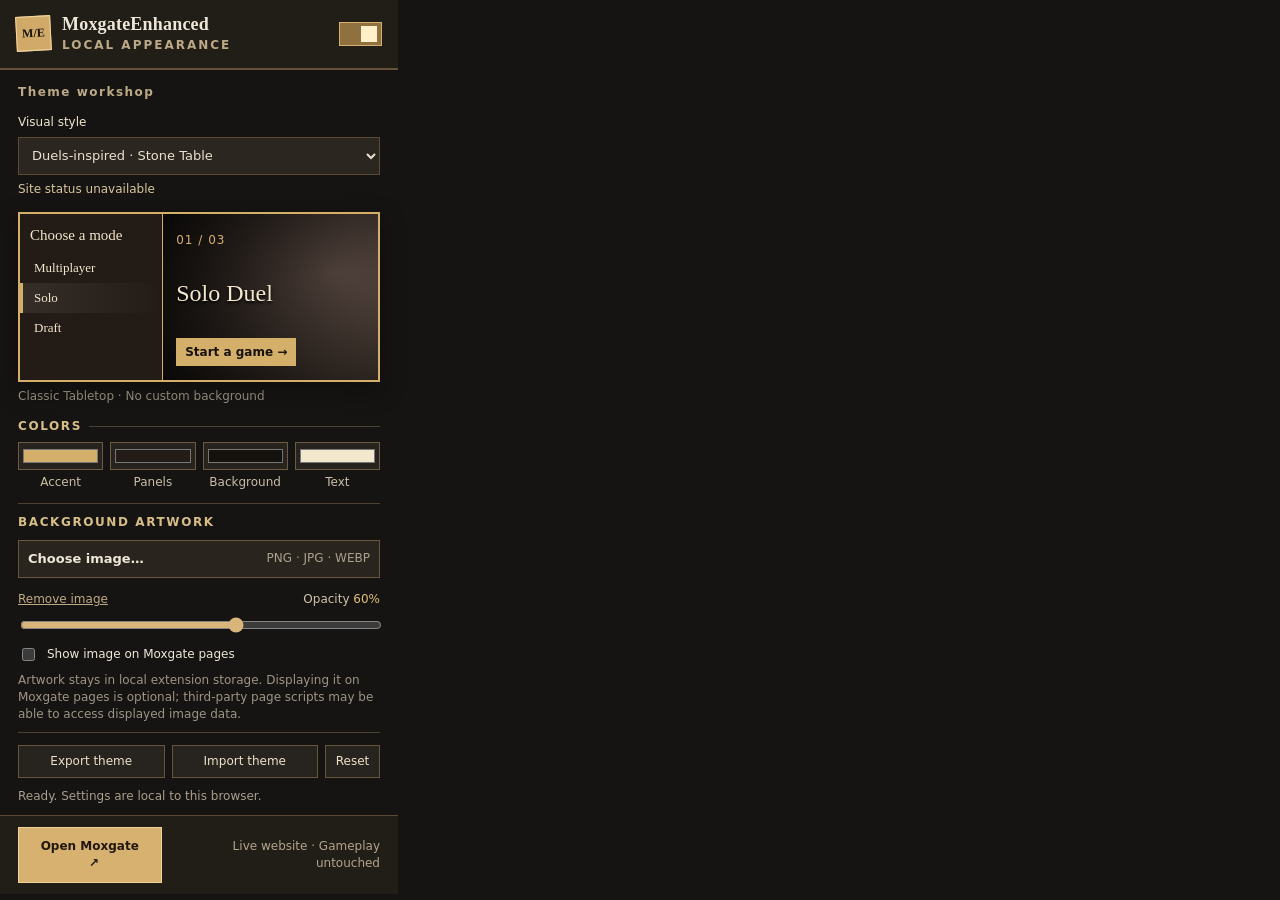
<file: popup.html>
<!doctype html>
<html lang="en">
<head>
<meta charset="utf-8">
<meta name="viewport" content="width=device-width, initial-scale=1">
<title>MoxgateEnhanced — Appearance</title>
<link rel="stylesheet" href="./popup.css">
<script src="./app.js" defer></script>
</head>
<body>
<header class="top">
  <div class="identity">
    <span class="sigil" aria-hidden="true">M/E</span>
    <div><strong>MoxgateEnhanced</strong><span class="subtitle">LOCAL APPEARANCE</span></div>
  </div>
  <label class="toggle" title="Enable enhanced appearance">
    <span class="sr-only">Apply enhanced appearance</span>
    <input id="apply-on-site" type="checkbox" checked>
    <span class="track" aria-hidden="true"></span>
  </label>
</header>
<main>
  <div class="introline"><span>Theme workshop</span></div>
  <div class="field">
    <label for="preset">Visual style</label>
    <select id="preset">
      <option value="classic">Duels-inspired · Stone Table</option>
      <option value="molten">Duels-inspired · Molten Plane</option>
      <option value="aether">Duels-inspired · Aether</option>
      <option value="night">Duels-inspired · Night</option>
      <option value="custom">Custom palette</option>
    </select>
  </div>
  <p id="site-diagnostic" role="status" aria-live="polite">Checking current page…</p>
  <div class="site-preview" aria-label="Appearance preview" id="battlefield-preview">
    <div class="mini-mode-nav">
      <strong>Choose a mode</strong>
      <span>Multiplayer</span>
      <span class="mini-selected">Solo</span>
      <span>Draft</span>
    </div>
    <div class="mini-mode-scene">
      <small>01 / 03</small>
      <strong>Solo Duel</strong>
      <span>Start a game →</span>
    </div>
  </div>
  <p class="caption"><span id="theme-name">Classic Tabletop</span> · <span id="preview-image-status">No custom background</span></p>
  <fieldset class="palette">
    <legend>COLORS</legend>
    <div class="color-grid">
      <label for="accent"><input id="accent" type="color" value="#d4af69">Accent</label>
      <label for="surface"><input id="surface" type="color" value="#231b15">Panels</label>
      <label for="backdrop"><input id="backdrop" type="color" value="#15120e">Background</label>
      <label for="text-color"><input id="text-color" type="color" value="#f3e7ce">Text</label>
    </div>
  </fieldset>
  <section class="artwork">
    <h2>BACKGROUND ARTWORK</h2>
    <label class="upload" for="image-upload">Choose image… <span>PNG · JPG · WEBP</span></label>
    <input id="image-upload" type="file" accept="image/png,image/jpeg,image/webp">
    <div class="art-row"><button type="button" class="minor" id="remove-image">Remove image</button>
      <label for="image-opacity">Opacity <output id="opacity-value" for="image-opacity">60%</output></label>
    </div>
    <input type="range" id="image-opacity" min="0" max="100" step="5" value="60">
    <label class="check" for="image-on-site"><input type="checkbox" id="image-on-site"> Show image on Moxgate pages</label>
    <p class="footnote">Artwork stays in local extension storage. Displaying it on Moxgate pages is optional; third-party page scripts may be able to access displayed image data.</p>
  </section>
  <div class="tools">
    <button id="export-theme" type="button">Export theme</button>
    <label class="file-button" for="import-theme">Import theme</label>
    <input id="import-theme" type="file" accept=".json,application/json" hidden>
    <button id="reset-theme" type="button">Reset</button>
  </div>
  <p class="status" id="status" role="status" aria-live="polite">Loading settings…</p>
</main>
<footer>
  <button class="launch" id="open-moxgate" type="button">Open Moxgate <span aria-hidden="true">↗</span></button>
  <span>Live website · Gameplay untouched</span>
</footer>
</body>
</html>
</file>
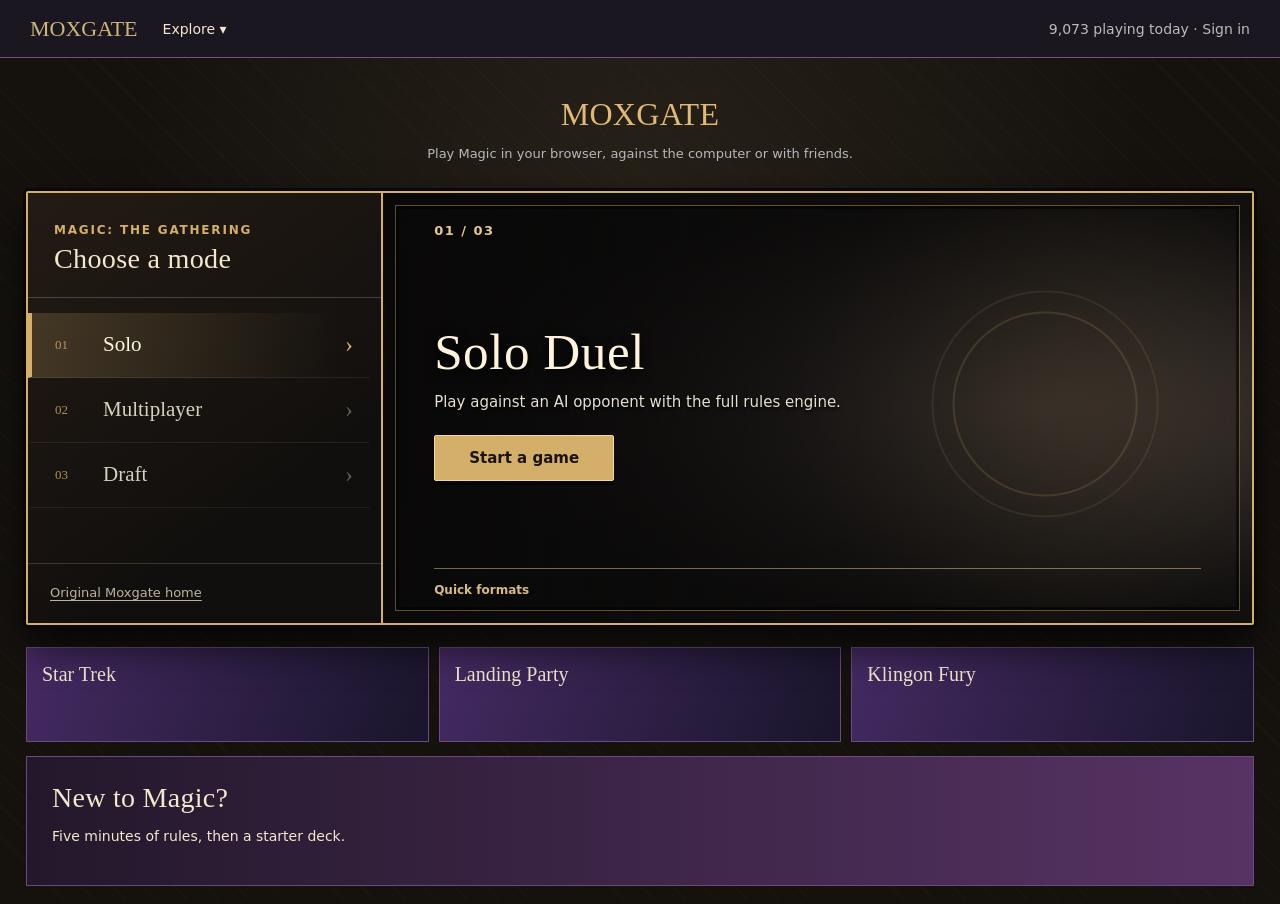
<file: tests/fixtures/home.html>
<!doctype html>
<html lang="en">
<head>
<meta charset="utf-8"><meta name="viewport" content="width=device-width,initial-scale=1">
<title>MoxgateEnhanced visual regression fixture</title>
<link rel="stylesheet" href="../../content.css">
<link rel="stylesheet" href="../../home-portal.css">
<style>
*{box-sizing:border-box}
body{margin:0;background:#100e16;color:#eee5d8;font:14px system-ui,sans-serif}
header{height:58px;background:#1a1721;border-bottom:1px solid #794c90;padding:0 30px;display:flex;align-items:center;gap:25px}
header strong{font:22px Georgia,serif;color:#cdb576}
header span:last-child{margin-left:auto;color:#bbb}
main{padding:18px 26px}
.brand{height:115px;text-align:center;padding:20px}
.brand h1{font:32px Georgia,serif;color:#e0b975;margin:0 0 8px}
.brand p{color:#bab5bc;font-size:13px}
.original-hero{display:grid;grid-template-columns:28% 44% 28%;height:258px;margin-bottom:20px}
.original-hero article{border:1px solid #7b5292;background:radial-gradient(circle at 60% 30%,#584160,#13101f 75%);display:grid;place-items:center}
.original-hero article div{text-align:center}
.original-hero h2{font:25px Georgia,serif}
.original-hero button{background:#6221aa;color:white;padding:9px 17px;border:1px solid #a26add;border-radius:7px}
.trailers{display:grid;grid-template-columns:repeat(3,1fr);gap:10px}
.trailers div{height:95px;background:linear-gradient(110deg,#442a62,#19152b);border:1px solid #6c4981;padding:15px}
.trailers strong{font:20px Georgia,serif}
.more{height:130px;background:linear-gradient(90deg,#23182b,#573364);border:1px solid #6c4981;margin-top:14px;padding:25px}
.more h2{font:28px Georgia,serif;margin:0}
</style>
</head>
<body>
<header><strong>MOXGATE</strong><span>Explore ▾</span><span>9,073 playing today · Sign in</span></header>
<main>
<section class="brand"><h1>MOXGATE</h1><p>Play Magic in your browser, against the computer or with friends.</p></section>
<section class="original-hero">
<article><div><h2>Play</h2><p>With a friend, or at an open table.</p><button>Play →</button></div></article>
<article><div><h2>Solo</h2><p>Full rules enforcement, against an AI opponent.</p><button>Start a game →</button></div></article>
<article><div><h2>Draft</h2><p>Three packs, then build.</p><button>Start drafting →</button></div></article>
</section>
<section class="trailers"><div><strong>Star Trek</strong></div><div><strong>Landing Party</strong></div><div><strong>Klingon Fury</strong></div></section>
<section class="more"><h2>New to Magic?</h2><p>Five minutes of rules, then a starter deck.</p></section>
</main>
<script src="../../home-portal.js"></script>
<script>
document.documentElement.setAttribute("data-mge-ui","on");
document.documentElement.setAttribute("data-mge-page","home");
const cards=document.querySelectorAll(".original-hero article");
const panels={play:cards[0],solo:cards[1],draft:cards[2]};
const actions={play:cards[0].querySelector("button"),solo:cards[1].querySelector("button"),draft:cards[2].querySelector("button")};
window.MGEHomePortal.mount(panels,actions);
document.documentElement.dataset.visualReady=String(window.MGEHomePortal.status.active && getComputedStyle(document.querySelector(".original-hero")).display==="none" && getComputedStyle(document.querySelector("#mge-home-portal")).display==="grid");
</script>
</body>
</html>
</file>
<file: popup.css>
:root{color-scheme:dark;--accent:#d4af69;--surface:#231b15;--backdrop:#15120e;--ink:#f3e7ce;--custom-image:none;--image-opacity:.6}
*{box-sizing:border-box}
html{width:398px;min-width:398px;height:auto}
body{width:398px;max-height:590px;overflow-y:auto;margin:0;background:#151412;color:#eee7da;font:13px/1.4 system-ui,Arial,sans-serif}
button,input,select{font:inherit}button{cursor:pointer}
button:focus-visible,input:focus-visible,select:focus-visible,label:focus-within{outline:2px solid #f6d28d;outline-offset:2px}
.top{background:#211e18;border-bottom:2px solid #645138;padding:14px 16px;display:flex;align-items:center;justify-content:space-between}
.identity{display:flex;align-items:center;gap:11px}
.sigil{width:35px;height:35px;display:grid;place-items:center;color:#17130d;font:700 12px Georgia,serif;background:#d1aa69;border:1px solid #f1d6a1;transform:rotate(-3deg)}
.identity strong{font:600 18px Georgia,serif;letter-spacing:.2px}
.subtitle{display:block;margin-top:2px;color:#bca987;font-size:12px;font-weight:800;letter-spacing:2px}
.toggle{position:relative;display:block;width:43px;height:24px;cursor:pointer}
.toggle input{position:absolute;inset:0;opacity:0;cursor:pointer}
.track{display:block;width:43px;height:24px;background:#514b42;border:1px solid #837462;transition:background .15s}
.track::after{content:"";display:block;background:#ddd1b9;width:16px;height:16px;margin:3px;transition:transform .15s}
.toggle input:checked+.track{background:#8e713e;border-color:#d5b06e}
.toggle input:checked+.track::after{transform:translateX(18px);background:#fff0c9}
main{padding:14px 18px 9px}
.introline{display:flex;justify-content:space-between;color:#bdaa87;letter-spacing:1.5px;font-size:12px;font-weight:700;margin-bottom:13px}
.field label{display:block;margin-bottom:6px;color:#f0e5d0;font-size:12px}
select{height:38px;width:100%;background:#2b2720;border:1px solid #5b4b34;color:#eae1d2;padding:0 9px;border-radius:0}
.site-preview{display:grid;grid-template-columns:40% 60%;height:170px;overflow:hidden;position:relative;isolation:isolate;background:var(--backdrop);color:var(--ink);border:2px solid var(--accent);margin-top:15px;box-shadow:0 8px 25px #0005}
.site-preview::before{content:"";position:absolute;inset:0;z-index:-1;background-image:var(--custom-image);background-size:cover;background-position:center;opacity:var(--image-opacity);pointer-events:none}
.site-preview::after{content:"";position:absolute;inset:0;z-index:-1;pointer-events:none;background:radial-gradient(ellipse at 50% 40%,transparent 25%,#0009 100%)}
.mini-nav{height:28px;display:flex;align-items:center;justify-content:space-between;background:var(--surface);border-bottom:1px solid var(--accent);padding:0 9px;font-size:12px;letter-spacing:1px}
.mini-brand{font:bold 12px Georgia,serif;color:var(--accent)}
.mini-tiles{display:grid;grid-template-columns:minmax(0,1fr) minmax(0,1fr);gap:7px;margin:10px 10px 0}
.mini-tile{min-width:0;min-height:70px;padding:8px;background:linear-gradient(135deg,var(--surface),#0008);border:1px solid var(--accent)}
.mini-tile small{font-size:12px;letter-spacing:1.6px;color:var(--accent)}
.mini-tile strong{font:18px Georgia,serif;display:block;margin-top:2px}
.mini-tile span{font-size:12px;overflow-wrap:break-word}
.preview-bottom{display:flex;justify-content:space-between;align-items:center;padding:5px 10px;font-size:12px}
.preview-bottom b{color:var(--accent);letter-spacing:1px}
.caption{font-size:12px;color:#9e9484;margin:6px 0 14px}
.palette{border:0;border-top:1px solid #4c4234;padding:9px 0 12px;margin:0}
.palette legend{font:700 12px system-ui;letter-spacing:1.6px;color:#d8bd87;padding:0 7px 0 0}
.color-grid{display:grid;grid-template-columns:repeat(4,1fr);gap:7px}
.color-grid label{display:flex;flex-direction:column;align-items:center;gap:4px;font-size:12px;color:#c9bda8}
input[type=color]{width:100%;height:28px;padding:2px;cursor:pointer;border:1px solid #6d5b41;background:#27231e}
.artwork{border-top:1px solid #4c4234;padding:10px 0}
.artwork h2{font-size:12px;letter-spacing:1.6px;color:#d8bd87;margin:0 0 9px}
.upload{display:flex;align-items:center;justify-content:space-between;border:1px solid #68563d;background:#29241d;padding:9px;cursor:pointer;font-weight:600}
.upload span{font-size:12px;color:#aaa08f;font-weight:400}
#image-upload{position:absolute;width:1px;height:1px;opacity:0;pointer-events:none}
.art-row{display:flex;justify-content:space-between;align-items:center;margin:9px 0 0}
.art-row label{font-size:12px;color:#cfc4ad}
.art-row output{color:#e0bf78}
.minor{border:0;background:none;padding:4px 0;color:#bfaa86;text-decoration:underline;font-size:12px}
input[type=range]{width:100%;accent-color:#d9b57a;margin-top:5px}
.check{display:flex;align-items:center;gap:9px;font-size:12px;cursor:pointer;margin-top:7px}
.check input{accent-color:#cdaa6d}
.footnote{margin:8px 0 0;color:#9e9486;font-size:12px}
.tools{display:flex;gap:7px;border-top:1px solid #4c4234;padding-top:12px;align-items:stretch}
.tools button,.file-button{border:1px solid #65553b;background:#27231e;color:#eee1c9;font-size:12px;min-height:33px;padding:7px;cursor:pointer;display:flex;align-items:center;justify-content:center;flex:1}
.tools button:hover,.file-button:hover{background:#3a3023}
.tools #reset-theme{flex:0 0 55px}
.status{min-height:18px;color:#aa9e8d;font-size:12px;margin:10px 0 0}
footer{position:sticky;bottom:0;display:flex;align-items:center;gap:12px;justify-content:space-between;padding:11px 18px;background:#211d17;border-top:1px solid #5b4933}
.launch{background:#d6b16f;border:1px solid #f1d399;color:#23180f;font-weight:800;font-size:12px;padding:10px 13px;min-width:136px}
.launch span{padding-left:8px}
footer>span{color:#b3a58c;font-size:12px;text-align:right}
.sr-only{position:absolute;width:1px;height:1px;padding:0;margin:-1px;overflow:hidden;clip:rect(0,0,0,0);white-space:nowrap;border:0}
@media(prefers-reduced-motion:reduce){*{transition:none!important}}

#site-diagnostic{display:block;margin:6px 0 0;color:#dac69d;font-size:12px;min-height:16px}

/* Miniature of the actual console-style home menu, not a generic card dashboard. */
.mini-mode-nav{min-width:0;padding:13px 0;background:var(--surface);border-right:1px solid var(--accent);display:flex;flex-direction:column}
.mini-mode-nav strong{font:normal 15px Georgia,serif;color:var(--ink);padding:0 10px 9px}
.mini-mode-nav span{font:13px Georgia,serif;color:var(--ink);padding:7px 11px;border-left:3px solid transparent}
.mini-mode-nav span.mini-selected{border-left-color:var(--accent);color:var(--ink);background:linear-gradient(90deg,#ffffff15,transparent)}
.mini-mode-scene{min-width:0;padding:18px 13px 14px;display:flex;flex-direction:column;justify-content:space-between;background:linear-gradient(115deg,#000b,transparent 100%),radial-gradient(ellipse at 80% 35%,#635149,var(--backdrop))}
.mini-mode-scene small{font-size:12px;color:var(--accent);letter-spacing:1px}
.mini-mode-scene strong{font:normal 24px Georgia,serif;color:var(--ink);text-shadow:0 2px 3px #000}
.mini-mode-scene span{display:inline-block;align-self:flex-start;padding:6px 9px;background:var(--accent);color:#17120d;font-weight:700;font-size:12px}
</file>
<file: content.css>
/* MoxgateEnhanced: extension-injected cosmetics; game routes are excluded by content.js. */
html[data-mge-ui="on"] {
  --mge-accent:#d4af69;--mge-surface:#231b15;--mge-backdrop:#15120e;--mge-text:#f3e7ce;
  --mge-darkwash:rgba(30,19,9,.55);
  color-scheme:dark;
}
html[data-mge-ui="on"][data-mge-preset="molten"]{--mge-darkwash:rgba(57,18,8,.58)}
html[data-mge-ui="on"][data-mge-preset="aether"]{--mge-darkwash:rgba(8,27,44,.62)}
html[data-mge-ui="on"][data-mge-preset="night"]{--mge-darkwash:rgba(14,9,34,.64)}
html[data-mge-ui="on"] body{background-color:var(--mge-backdrop)!important;color:var(--mge-text)}
html[data-mge-ui="on"] :is(h1,h2,h3,h4)[data-mge-heading],
html[data-mge-ui="on"] main :is(h1,h2,h3,h4){
  font-family:Georgia,"Times New Roman",serif!important;letter-spacing:.01em!important
}
html[data-mge-ui="on"] [class*="border-purple"],
html[data-mge-ui="on"] [class*="border-violet"]{border-color:var(--mge-accent)!important}
html[data-mge-ui="on"] :is(a,button)[class*="bg-purple"],
html[data-mge-ui="on"] :is(a,button)[class*="bg-violet"]{
 background:var(--mge-accent)!important;border-color:var(--mge-accent)!important;
 color:var(--mge-backdrop)!important;box-shadow:0 2px 0 #0009!important
}
/* Homepage redesign: CSS is injected by the extension, independent of site CSP. */
html[data-mge-ui="on"][data-mge-page="home"]{background:#100e0a!important}
html[data-mge-ui="on"][data-mge-page="home"] body{
 background-color:var(--mge-backdrop)!important;
 background-image:var(--mge-artwork,radial-gradient(ellipse at 50% 20%,#54463144,transparent 56%),repeating-linear-gradient(45deg,#ffffff03 0 2px,transparent 2px 22px))!important;
 background-attachment:fixed!important;background-size:cover!important
}
html[data-mge-ui="on"][data-mge-page="home"] [data-mge-topbar="on"]{
 background:var(--mge-surface)!important;border-bottom:2px solid var(--mge-accent)!important;
 box-shadow:0 4px 16px #000b!important
}
html[data-mge-ui="on"][data-mge-page="home"] [data-mge-tile]{
 border:2px solid var(--mge-accent)!important;border-radius:2px!important;
 box-shadow:inset 0 0 0 999px var(--mge-darkwash),inset 0 0 0 3px #0008,0 12px 32px #000a!important;
 outline:1px solid #000c!important;outline-offset:-4px!important
}
html[data-mge-ui="on"][data-mge-page="home"] [data-mge-tile="solo"]{
 border-top-width:4px!important;
 box-shadow:inset 0 0 0 999px var(--mge-darkwash),inset 0 0 0 4px #0008,0 14px 36px #000b!important
}
html[data-mge-ui="on"][data-mge-page="home"] [data-mge-heading]{
 color:var(--mge-text)!important;font-family:Georgia,"Times New Roman",serif!important;
 letter-spacing:.02em!important;text-shadow:1px 2px 3px #000e!important
}
html[data-mge-ui="on"][data-mge-page="home"] [data-mge-action]{
 background:linear-gradient(180deg,var(--mge-accent),color-mix(in srgb,var(--mge-accent),#382512 30%))!important;
 color:#110e09!important;border:1px solid #f0daaa!important;border-radius:2px!important;
 font-weight:700!important;box-shadow:0 3px 0 #0009,inset 0 1px 0 #fff6!important;text-shadow:none!important
}
html[data-mge-ui="on"][data-mge-page="home"] [data-mge-tile] :is(a,button):not([data-mge-action]){
 border-radius:3px!important;border-color:var(--mge-accent)!important;box-shadow:none!important
}
html[data-mge-ui="on"][data-mge-page="home"] :is([data-mge-tile="tutorial"],[data-mge-tile="conquest"],[data-mge-tile="sagas"]){
 border-width:1px 1px 3px!important;
 box-shadow:inset 0 0 0 999px color-mix(in srgb,var(--mge-darkwash),transparent 30%),0 8px 28px #0008!important
}
html[data-mge-ui="on"][data-mge-page="home"] :is([class*="rounded-xl"],[class*="rounded-2xl"],[class*="rounded-3xl"]){border-radius:3px!important}
@media(prefers-reduced-motion:reduce){
 html[data-mge-ui="on"] *{scroll-behavior:auto!important}
}

/* Do not draw a second frame around inset text blocks on secondary banners.
   The console menu replaces only the primary mode strip. */
html[data-mge-ui="on"][data-mge-page="home"]
:is([data-mge-tile="tutorial"],[data-mge-tile="conquest"],[data-mge-tile="sagas"],[data-mge-tile="star"]){
  border:0!important;outline:0!important;box-shadow:none!important;
  border-radius:inherit!important
}
</file>
<file: home-portal.css>
/* Duels-inspired console-style replacement for the homepage mode strip. */
html[data-mge-ui="on"][data-mge-page="home"] [data-mge-original-row="on"]{display:none!important}
html[data-mge-ui="on"][data-mge-page="home"] #mge-home-portal{
  display:grid!important;grid-template-columns:minmax(260px,29%) minmax(0,71%);
  position:relative;isolation:isolate;overflow:hidden;box-sizing:border-box;
  width:100%;min-height:430px;margin:0 auto 22px!important;padding:0!important;
  border:2px solid var(--mge-accent,#d4af69)!important;border-radius:2px!important;
  background:#0c0b09!important;color:var(--mge-text,#f3e7ce)!important;
  box-shadow:0 0 0 3px #090806,0 18px 42px #000b!important;
  font-family:system-ui,-apple-system,"Segoe UI",sans-serif!important
}
#mge-home-portal *,#mge-home-portal *::before,#mge-home-portal *::after{box-sizing:border-box}
#mge-home-portal button{appearance:none;border:0;border-radius:0;cursor:pointer;font:inherit;box-shadow:none}
#mge-home-portal button:focus-visible{outline:3px solid #fff0c3!important;outline-offset:-3px!important}
#mge-home-portal .mge-home__nav{
  display:flex;flex-direction:column;min-width:0;position:relative;z-index:1;
  background:linear-gradient(145deg,var(--mge-surface,#231b15),#110f0d 70%)!important;
  border-right:2px solid var(--mge-accent,#d4af69)
}
#mge-home-portal .mge-home__masthead{padding:30px 26px 22px;border-bottom:1px solid #dbc39242}
#mge-home-portal .mge-home__eyebrow{display:block;font:700 12px system-ui;letter-spacing:1.8px;color:var(--mge-accent,#d4af69)!important}
#mge-home-portal .mge-home__masthead h2{margin:7px 0 0!important;font:normal clamp(23px,2.2vw,34px)/1.1 Georgia,serif!important;letter-spacing:.01em!important;color:var(--mge-text,#f3e7ce)!important}
#mge-home-portal .mge-home__choices{display:flex;flex-direction:column;gap:0;padding:15px 12px 15px 0;flex:1}
#mge-home-portal .mge-home__choices button{
  width:100%;min-height:65px;display:grid;grid-template-columns:37px 1fr 24px;align-items:center;
  gap:11px;text-align:left!important;padding:12px 16px 12px 23px!important;
  color:#d8d0be!important;background:transparent!important;
  border-left:4px solid transparent!important;border-bottom:1px solid #ffffff13!important;
  transition:background .15s ease,color .15s ease
}
#mge-home-portal .mge-home__choices button:hover{background:#ffffff0c!important}
#mge-home-portal .mge-home__choices button[data-active="on"]{
  background:linear-gradient(90deg,color-mix(in srgb,var(--mge-accent,#d4af69),transparent 79%),transparent 92%)!important;
  color:#fff6e1!important;border-left-color:var(--mge-accent,#d4af69)!important
}
#mge-home-portal .mge-home__number{font:500 13px Georgia,serif;color:var(--mge-accent,#d4af69)!important;opacity:.8}
#mge-home-portal .mge-home__choice-title{font:normal 21px Georgia,serif!important}
#mge-home-portal .mge-home__chevron{font:24px Georgia,serif;opacity:.4;text-align:right}
#mge-home-portal [data-active="on"] .mge-home__chevron{opacity:1;color:var(--mge-accent,#d4af69)}
#mge-home-portal .mge-home__navfoot{padding:16px 22px 18px;border-top:1px solid #dbc39236}
#mge-home-portal .mge-home__navfoot button{font-size:13px!important;color:#bcb1a0!important;background:transparent!important;text-decoration:underline;text-underline-offset:3px;padding:5px 0!important}
#mge-home-portal .mge-home__stage{
  display:flex;min-width:0;position:relative;isolation:isolate;min-height:430px;
  background-color:#191814!important;
  background-image:linear-gradient(90deg,#090808d9 0%,#09080869 48%,#0908082c 100%),var(--mge-artwork,var(--mge-scene-image,radial-gradient(ellipse at 68% 48%,#6d584b,#27282b 53%,#131110 88%)))!important;
  background-position:center!important;background-size:cover!important
}
#mge-home-portal .mge-home__stage::after{
  content:"";position:absolute;inset:12px;z-index:-1;pointer-events:none;
  border:1px solid #d7b36e6a;
  box-shadow:inset 0 0 0 3px #0008
}
#mge-home-portal .mge-home__scene-content{
  width:100%;display:flex;flex-direction:column;justify-content:space-between;
  min-height:100%;padding:30px clamp(26px,4vw,64px) 26px;position:relative;z-index:1
}
#mge-home-portal .mge-home__index{color:#e4c98c;font:700 13px system-ui;letter-spacing:1.5px}
#mge-home-portal .mge-home__stage-text{max-width:610px;margin:auto 0;padding:15px 0}
#mge-home-portal .mge-home__stage-text h2{
  font:normal clamp(34px,4vw,58px)/1.04 Georgia,serif!important;
  margin:0 0 13px!important;text-shadow:0 3px 12px #000!important;
  color:#fff4db!important;letter-spacing:.01em!important
}
#mge-home-portal .mge-home__stage-text p{font-size:15px!important;line-height:1.5;color:#e6dfd0!important;max-width:420px;margin:0 0 22px!important;text-shadow:0 2px 3px #000}
#mge-home-portal .mge-home__launch{
  display:inline-flex;align-items:center;justify-content:center;min-width:180px;min-height:46px;
  padding:10px 24px!important;background:var(--mge-accent,#d4af69)!important;
  color:#1b130d!important;font:700 15px system-ui!important;border:1px solid #f5d89f!important;
  box-shadow:0 4px 0 #0008!important;border-radius:2px!important
}
#mge-home-portal .mge-home__launch:hover:not(:disabled){filter:brightness(1.13)}
#mge-home-portal .mge-home__launch:disabled{opacity:.5;cursor:not-allowed}
#mge-home-portal .mge-home__stage-text .mge-home__status{margin:7px 0 0!important;min-height:0;color:#f2d39c!important;font-size:12px!important}
#mge-home-portal .mge-home__status:empty{display:none}
#mge-home-portal .mge-home__shortcuts{border-top:1px solid #e5c98b80;padding-top:14px;display:flex;align-items:center;gap:12px;flex-wrap:wrap}
#mge-home-portal .mge-home__shortcuts>span{font-size:12px;font-weight:700;color:#d8bb83;white-space:nowrap}
#mge-home-portal .mge-home__shortcuts>div{display:flex;gap:7px;flex-wrap:wrap}
#mge-home-portal .mge-home__shortcuts button{
  font-size:12px!important;padding:6px 12px!important;min-height:32px;
  border:1px solid #d2af76a8!important;background:#0c0b08bb!important;color:#f6e6c7!important
}
#mge-home-portal .mge-home__shortcuts button:hover{background:#4e3b24!important}
@media(max-width:760px){
 html[data-mge-ui="on"][data-mge-page="home"] #mge-home-portal{grid-template-columns:1fr;min-height:0}
 #mge-home-portal .mge-home__nav{border-right:0;border-bottom:2px solid var(--mge-accent)}
 #mge-home-portal .mge-home__masthead{padding:18px 20px 11px}
 #mge-home-portal .mge-home__choices{padding:8px;flex-direction:row;gap:5px}
 #mge-home-portal .mge-home__choices button{min-height:55px;padding:10px!important;grid-template-columns:1fr;gap:1px;text-align:center!important;border-bottom:0!important;border-left:0!important;border-top:3px solid transparent!important}
 #mge-home-portal .mge-home__choices button[data-active="on"]{border-top-color:var(--mge-accent)!important}
 #mge-home-portal .mge-home__choice-title{font-size:16px!important}
 #mge-home-portal .mge-home__number,#mge-home-portal .mge-home__chevron{display:none}
 #mge-home-portal .mge-home__navfoot{padding:7px 14px 12px}
 #mge-home-portal .mge-home__stage{min-height:340px}
 #mge-home-portal .mge-home__scene-content{padding:25px}
 #mge-home-portal .mge-home__stage-text h2{font-size:38px!important}
}
@media(prefers-reduced-motion:reduce){#mge-home-portal *{transition:none!important}}


/* 0.3.2: give the scene its own image layer so the popup opacity control
   actually changes the live site without fading the action text. */
html[data-mge-ui="on"][data-mge-page="home"] #mge-home-portal .mge-home__stage{
  background-image:
    linear-gradient(100deg,#090808f0 0%,#09080877 53%,#09080824 100%),
    radial-gradient(circle at 77% 48%,color-mix(in srgb,var(--mge-accent,#d4af69),transparent 83%),transparent 36%),
    radial-gradient(ellipse at 74% 50%,#463c38,#131110 68%)!important;
}
html[data-mge-ui="on"][data-mge-page="home"] #mge-home-portal .mge-home__stage::before{
  content:"";position:absolute;inset:0;z-index:0;pointer-events:none;
  background-image:var(--mge-artwork,var(--mge-scene-image,none));
  background-position:center;background-size:cover;
  opacity:var(--mge-image-opacity,.6);
}
/* The stage remains distinct even when native artwork is unavailable. */
html[data-mge-ui="on"][data-mge-page="home"] #mge-home-portal .mge-home__stage::after{
  z-index:0;
  background:
    radial-gradient(circle at 77% 49%,transparent 0 90px,color-mix(in srgb,var(--mge-accent,#d4af69),transparent 84%) 91px 92px,transparent 93px 111px,color-mix(in srgb,var(--mge-accent,#d4af69),transparent 90%) 112px 113px,transparent 114px),
    linear-gradient(90deg,#090808a8 0%,#09080848 49%,#09080813 100%);
}
html[data-mge-ui="on"][data-mge-page="home"] #mge-home-portal .mge-home__scene-content{z-index:1}
@media(max-width:760px){
 html[data-mge-ui="on"][data-mge-page="home"] #mge-home-portal .mge-home__stage::after{
  background:linear-gradient(90deg,#090808a8,transparent 100%)}
}
</file>
